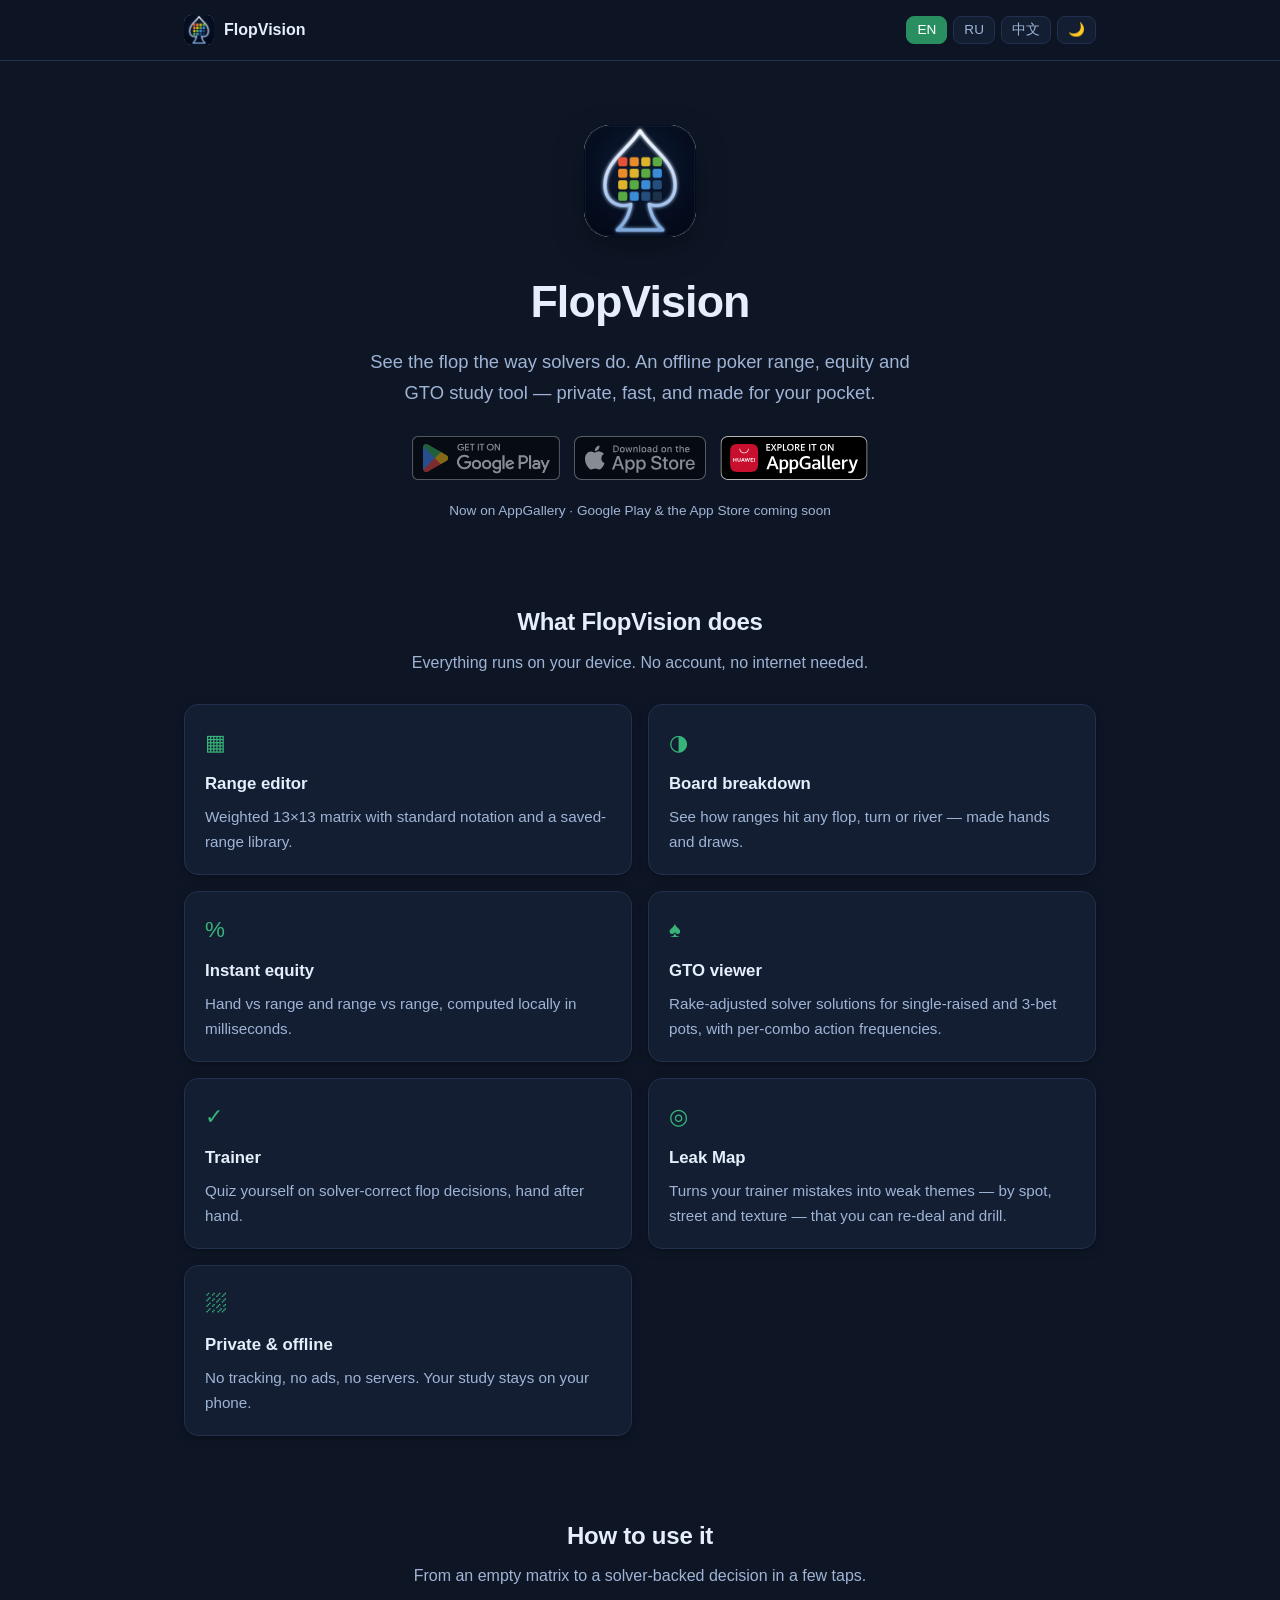
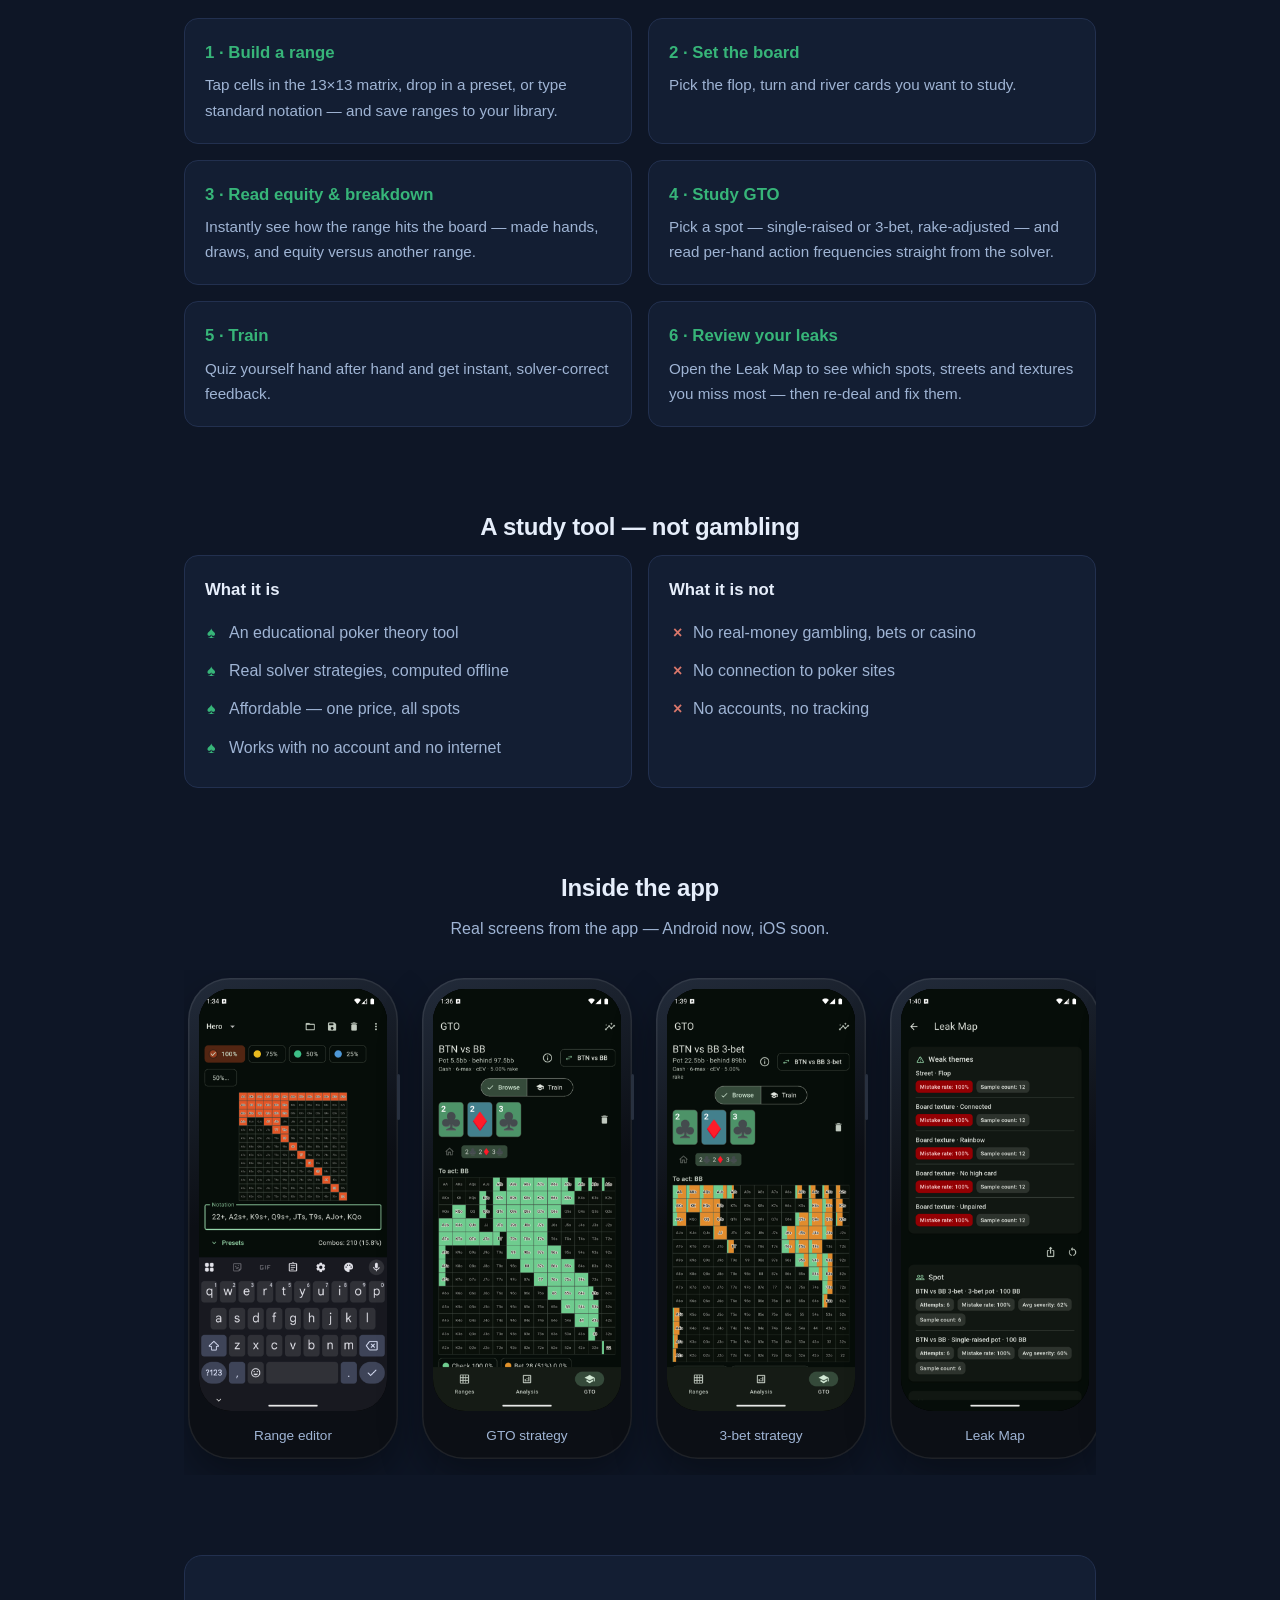
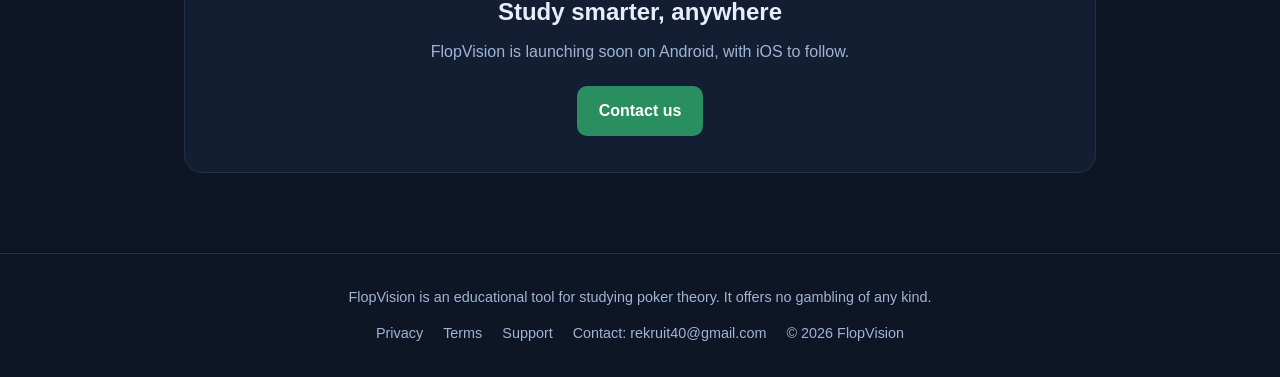
<file: index.html>
<!DOCTYPE html>
<html lang="en">
<head>
<meta charset="utf-8">
<meta name="viewport" content="width=device-width, initial-scale=1">
<title data-i18n="index.title">FlopVision — Poker Range &amp; GTO Study Tool</title>
<meta name="description" content="FlopVision: offline poker range analyzer, equity calculator and GTO strategy viewer. A study tool — no gambling.">
<link rel="icon" href="icon.png">
<link rel="stylesheet" href="style.css?v=3">
</head>
<body>
<header class="topbar">
  <div class="wrap">
    <a class="brand" href="index.html"><img src="icon.png" alt="">FlopVision</a>
    <div class="spacer"></div>
    <nav class="controls">
      <button class="langbtn" data-lang="en" aria-pressed="true">EN</button>
      <button class="langbtn" data-lang="ru" aria-pressed="false">RU</button>
      <button class="langbtn" data-lang="zh" aria-pressed="false">中文</button>
      <button class="themebtn" id="themeToggle" aria-label="Theme" title="Theme">🌙</button>
    </nav>
  </div>
</header>

<main>
  <div class="wrap">
    <section class="hero">
      <img class="icon" src="icon.png" alt="FlopVision icon">
      <h1>FlopVision</h1>
      <p class="tag" data-i18n="hero.tag">See the flop the way solvers do. An offline poker range, equity and GTO study tool — private, fast, and made for your pocket.</p>
      <!-- Official store badges (downloaded from Google/Apple/Huawei).
           URLs are the canonical store listings (live once each store
           approves the app). Each badge keeps the .disabled class — which is
           opacity:.5 + pointer-events:none — until its store goes live; drop
           .disabled on a badge the moment that store publishes. -->
      <div class="badges">
        <a class="badge disabled" href="https://play.google.com/store/apps/details?id=com.flopvision.app" target="_blank" rel="noopener"><img src="assets/google-play-badge.png?v=2" alt="Get it on Google Play" style="height:44px"></a>
        <a class="badge disabled" href="https://apps.apple.com/app/id6791618674" target="_blank" rel="noopener"><img src="assets/app-store-badge.svg?v=2" alt="Download on the App Store" style="height:44px"></a>
        <a class="badge" href="https://appgallery.huawei.com/app/C118268619" target="_blank" rel="noopener"><img src="assets/appgallery-badge.svg?v=1" alt="Explore it on AppGallery" style="height:44px"></a>
      </div>
      <p class="badge-note" data-i18n="badges.soon">Now on AppGallery · Google Play & App Store coming soon</p>
    </section>
  </div>

  <div class="wrap">
    <section>
      <h2 class="section-title" data-i18n="feat.title">What FlopVision does</h2>
      <p class="section-sub" data-i18n="feat.sub">Everything runs on your device. No account, no internet needed.</p>
      <div class="features">
        <div class="feature"><span class="fi">▦</span><h3 data-i18n="feat.range.h">Range editor</h3><p data-i18n="feat.range.p">Weighted 13×13 matrix with standard notation and a saved-range library.</p></div>
        <div class="feature"><span class="fi">◑</span><h3 data-i18n="feat.breakdown.h">Board breakdown</h3><p data-i18n="feat.breakdown.p">See how ranges hit any flop, turn or river — made hands and draws.</p></div>
        <div class="feature"><span class="fi">%</span><h3 data-i18n="feat.equity.h">Instant equity</h3><p data-i18n="feat.equity.p">Hand vs range and range vs range, computed locally in milliseconds.</p></div>
        <div class="feature"><span class="fi">♠</span><h3 data-i18n="feat.gto.h">GTO viewer</h3><p data-i18n="feat.gto.p">Precomputed solver solutions with per-combo action frequencies.</p></div>
        <div class="feature"><span class="fi">✓</span><h3 data-i18n="feat.trainer.h">Trainer</h3><p data-i18n="feat.trainer.p">Quiz yourself on solver-correct flop decisions, hand after hand.</p></div>
        <div class="feature"><span class="fi">◎</span><h3 data-i18n="feat.leak.h">Leak Map</h3><p data-i18n="feat.leak.p">Turns your trainer mistakes into weak themes you can spot and re-drill.</p></div>
        <div class="feature"><span class="fi">⛆</span><h3 data-i18n="feat.offline.h">Private &amp; offline</h3><p data-i18n="feat.offline.p">No tracking, no ads, no servers. Your study stays on your phone.</p></div>
      </div>
    </section>

    <section>
      <h2 class="section-title" data-i18n="howto.title">How to use it</h2>
      <p class="section-sub" data-i18n="howto.sub">From an empty matrix to a solver-backed decision in a few taps.</p>
      <div class="steps">
        <div class="step"><h3 data-i18n="howto.s1.h">1 · Build a range</h3><p data-i18n="howto.s1.p">Tap cells in the 13×13 matrix, drop in a preset, or type standard notation — and save ranges to your library.</p></div>
        <div class="step"><h3 data-i18n="howto.s2.h">2 · Set the board</h3><p data-i18n="howto.s2.p">Pick the flop, turn and river cards you want to study.</p></div>
        <div class="step"><h3 data-i18n="howto.s3.h">3 · Read equity &amp; breakdown</h3><p data-i18n="howto.s3.p">Instantly see how the range hits the board — made hands, draws, and equity versus another range.</p></div>
        <div class="step"><h3 data-i18n="howto.s4.h">4 · Study GTO</h3><p data-i18n="howto.s4.p">Open a solved spot and read per-hand action frequencies straight from the solver.</p></div>
        <div class="step"><h3 data-i18n="howto.s5.h">5 · Train</h3><p data-i18n="howto.s5.p">Quiz yourself hand after hand and get instant, solver-correct feedback.</p></div>
        <div class="step"><h3 data-i18n="howto.s6.h">6 · Review your leaks</h3><p data-i18n="howto.s6.p">Open the Leak Map to see which spots, streets and textures you miss most — then re-deal and fix them.</p></div>
      </div>
    </section>

    <section>
      <h2 class="section-title" data-i18n="is.title">A study tool — not gambling</h2>
      <div class="cols">
        <div class="card yes">
          <h3 data-i18n="is.yes.h">What it is</h3>
          <ul>
            <li data-i18n="is.yes.1">An educational poker theory tool</li>
            <li data-i18n="is.yes.2">Real solver strategies, computed offline</li>
            <li data-i18n="is.yes.3">Affordable — one price, all spots</li>
            <li data-i18n="is.yes.4">Works with no account and no internet</li>
          </ul>
        </div>
        <div class="card no">
          <h3 data-i18n="is.no.h">What it is not</h3>
          <ul>
            <li data-i18n="is.no.1">No real-money gambling, bets or casino</li>
            <li data-i18n="is.no.2">No connection to poker sites</li>
            <li data-i18n="is.no.3">No accounts, no tracking</li>
          </ul>
        </div>
      </div>
    </section>

    <section>
      <h2 class="section-title" data-i18n="shots.title">Inside the app</h2>
      <p class="section-sub" data-i18n="shots.sub">Real screens from the app — Android now, iOS soon.</p>
      <div class="shots">
        <div class="phone"><div class="screen"><img class="shot shot-dark" src="assets/screens/01_range_dark.png?v=4" alt="Range editor" loading="lazy"><img class="shot shot-light" src="assets/screens/01_range_light.png?v=4" alt="Range editor" loading="lazy"></div><div class="cap" data-i18n="shots.cap1">Range editor</div></div>
        <div class="phone"><div class="screen"><img class="shot shot-dark" src="assets/screens/02_gto_dark.png?v=4" alt="GTO strategy" loading="lazy"><img class="shot shot-light" src="assets/screens/02_gto_light.png?v=4" alt="GTO strategy" loading="lazy"></div><div class="cap" data-i18n="shots.cap2">GTO strategy</div></div>
        <div class="phone"><div class="screen"><img class="shot shot-dark" src="assets/screens/03_gto3bet_dark.png?v=4" alt="3-bet strategy" loading="lazy"><img class="shot shot-light" src="assets/screens/03_gto3bet_light.png?v=4" alt="3-bet strategy" loading="lazy"></div><div class="cap" data-i18n="shots.cap3">3-bet strategy</div></div>
        <div class="phone"><div class="screen"><img class="shot shot-dark" src="assets/screens/04_leakmap_dark.png?v=4" alt="Leak Map" loading="lazy"><img class="shot shot-light" src="assets/screens/04_leakmap_light.png?v=4" alt="Leak Map" loading="lazy"></div><div class="cap" data-i18n="shots.cap4">Leak Map</div></div>
        <div class="phone"><div class="screen"><img class="shot shot-dark" src="assets/screens/05_trainer_dark.png?v=4" alt="Trainer" loading="lazy"><img class="shot shot-light" src="assets/screens/05_trainer_light.png?v=4" alt="Trainer" loading="lazy"></div><div class="cap" data-i18n="shots.cap5">Trainer</div></div>
        <div class="phone"><div class="screen"><img class="shot shot-dark" src="assets/screens/06_spots_dark.png?v=4" alt="Spot selector" loading="lazy"><img class="shot shot-light" src="assets/screens/06_spots_light.png?v=4" alt="Spot selector" loading="lazy"></div><div class="cap" data-i18n="shots.cap6">Spots</div></div>
      </div>
    </section>

    <section>
      <div class="cta">
        <h2 data-i18n="cta.h">Study smarter, anywhere</h2>
        <p data-i18n="cta.p">FlopVision is launching soon on Android, with iOS to follow.</p>
        <a class="btn" href="mailto:rekruit40@gmail.com" data-i18n="cta.btn">Contact us</a>
      </div>
    </section>
  </div>
</main>

<footer>
  <div class="wrap">
    <p data-i18n="footer.disclaimer">FlopVision is an educational tool for studying poker theory. It offers no gambling of any kind.</p>
  </div>
  <div class="wrap" style="margin-top:12px">
    <a href="privacy.html" data-i18n="nav.privacy">Privacy</a>
    <a href="terms.html" data-i18n="nav.terms">Terms</a>
    <a href="support.html" data-i18n="nav.support">Support</a>
    <a href="mailto:rekruit40@gmail.com"><span data-i18n="footer.contact">Contact</span>: rekruit40@gmail.com</a>
    <span data-i18n="footer.rights">© 2026 FlopVision</span>
  </div>
</footer>
<script src="i18n.js?v=6"></script>
</body>
</html>
</file>
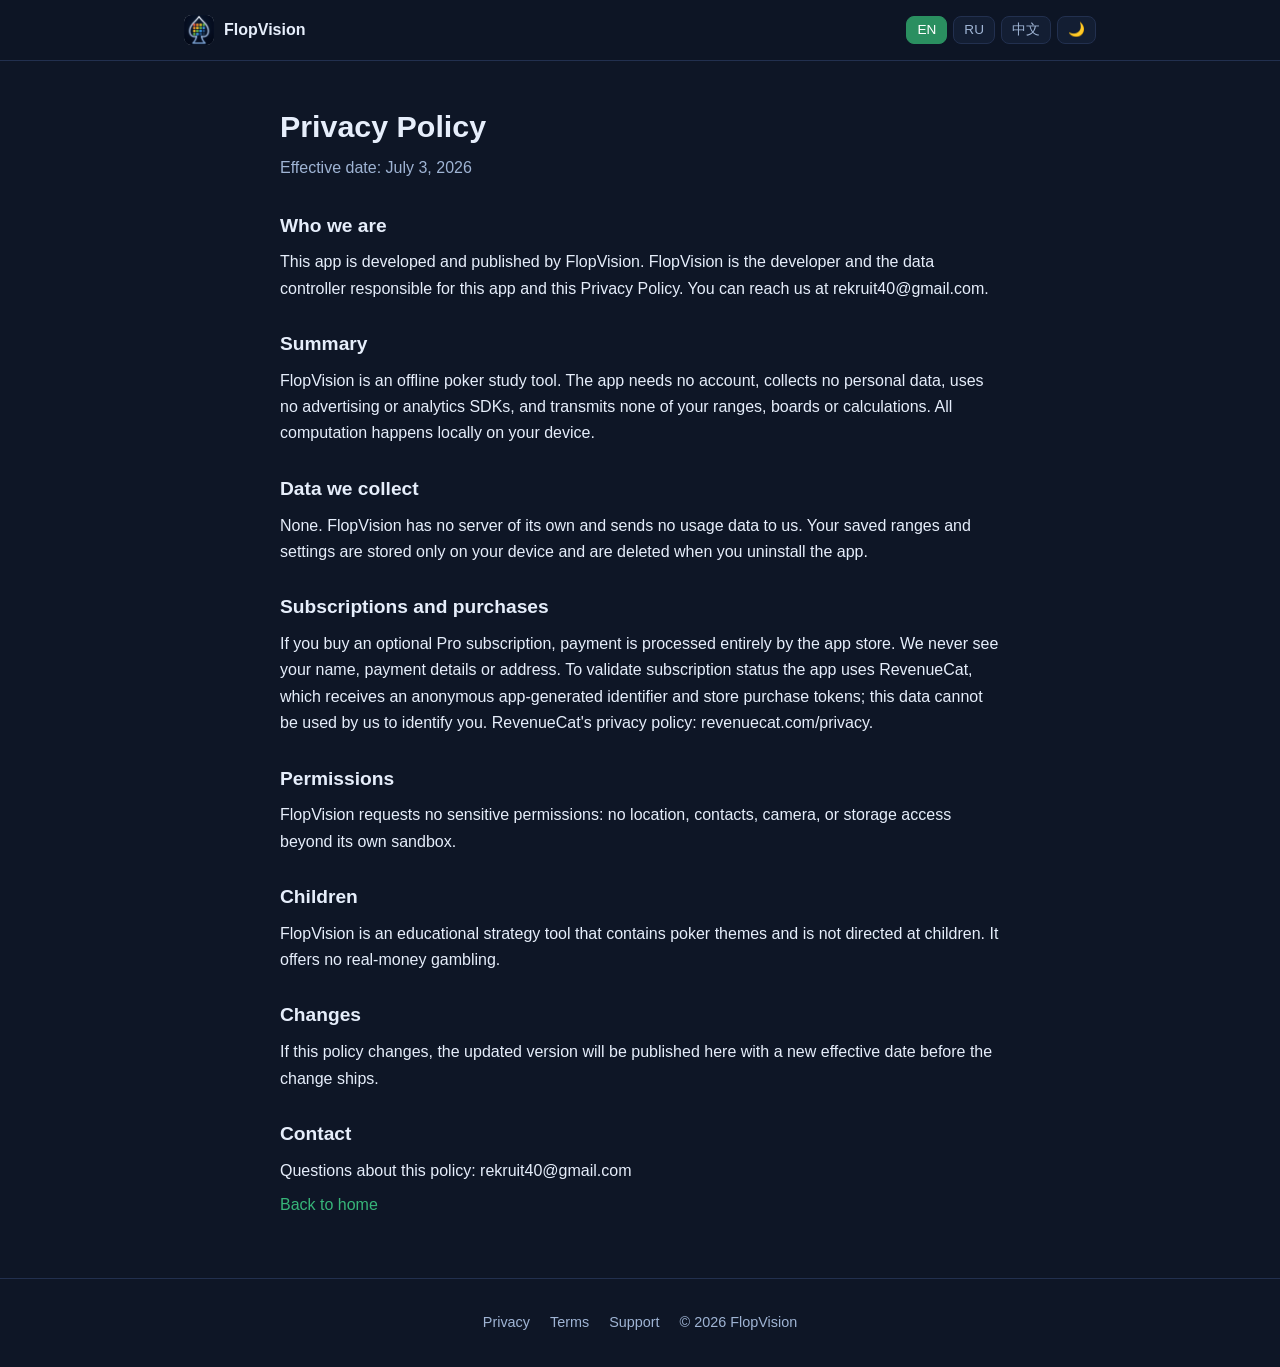
<file: privacy.html>
<!DOCTYPE html>
<html lang="en">
<head>
<meta charset="utf-8">
<meta name="viewport" content="width=device-width, initial-scale=1">
<title data-i18n="priv.title">FlopVision — Privacy Policy</title>
<link rel="icon" href="icon.png">
<link rel="stylesheet" href="style.css?v=3">
</head>
<body>
<header class="topbar">
  <div class="wrap">
    <a class="brand" href="index.html"><img src="icon.png" alt="">FlopVision</a>
    <div class="spacer"></div>
    <nav class="controls">
      <button class="langbtn" data-lang="en" aria-pressed="true">EN</button>
      <button class="langbtn" data-lang="ru" aria-pressed="false">RU</button>
      <button class="langbtn" data-lang="zh" aria-pressed="false">中文</button>
      <button class="themebtn" id="themeToggle" aria-label="Theme" title="Theme">🌙</button>
    </nav>
  </div>
</header>

<main class="wrap narrow doc">
  <h1 data-i18n="priv.h">Privacy Policy</h1>
  <p class="date" data-i18n="priv.date">Effective date: July 3, 2026</p>

  <h2 data-i18n="priv.who.h">Who we are</h2>
  <p data-i18n="priv.who.p">This app is developed and published by FlopVision. FlopVision is the developer and the data controller responsible for this app and this Privacy Policy. You can reach us at rekruit40@gmail.com.</p>

  <h2 data-i18n="priv.sum.h">Summary</h2>
  <p data-i18n="priv.sum.p">FlopVision is an offline poker study tool. The app needs no account, collects no personal data, uses no advertising or analytics SDKs, and transmits none of your ranges, boards or calculations. All computation happens locally on your device.</p>

  <h2 data-i18n="priv.collect.h">Data we collect</h2>
  <p data-i18n="priv.collect.p">None. FlopVision has no server of its own and sends no usage data to us. Your saved ranges and settings are stored only on your device and are deleted when you uninstall the app.</p>

  <h2 data-i18n="priv.subs.h">Subscriptions and purchases</h2>
  <p data-i18n="priv.subs.p">If you buy an optional Pro subscription, payment is processed entirely by the app store. We never see your name, payment details or address. To validate subscription status the app uses RevenueCat, which receives an anonymous app-generated identifier and store purchase tokens; this data cannot be used by us to identify you. RevenueCat's privacy policy: revenuecat.com/privacy.</p>

  <h2 data-i18n="priv.perm.h">Permissions</h2>
  <p data-i18n="priv.perm.p">FlopVision requests no sensitive permissions: no location, contacts, camera, or storage access beyond its own sandbox.</p>

  <h2 data-i18n="priv.child.h">Children</h2>
  <p data-i18n="priv.child.p">FlopVision is an educational strategy tool that contains poker themes and is not directed at children. It offers no real-money gambling.</p>

  <h2 data-i18n="priv.change.h">Changes</h2>
  <p data-i18n="priv.change.p">If this policy changes, the updated version will be published here with a new effective date before the change ships.</p>

  <h2 data-i18n="priv.contact.h">Contact</h2>
  <p data-i18n="priv.contact.p">Questions about this policy: rekruit40@gmail.com</p>

  <a class="backlink" href="index.html" data-i18n="support.back">Back to home</a>
</main>

<footer>
  <div class="wrap">
    <a href="privacy.html" data-i18n="nav.privacy">Privacy</a>
    <a href="terms.html" data-i18n="nav.terms">Terms</a>
    <a href="support.html" data-i18n="nav.support">Support</a>
    <span data-i18n="footer.rights">© 2026 FlopVision</span>
  </div>
</footer>
<script src="i18n.js?v=6"></script>
</body>
</html>
</file>
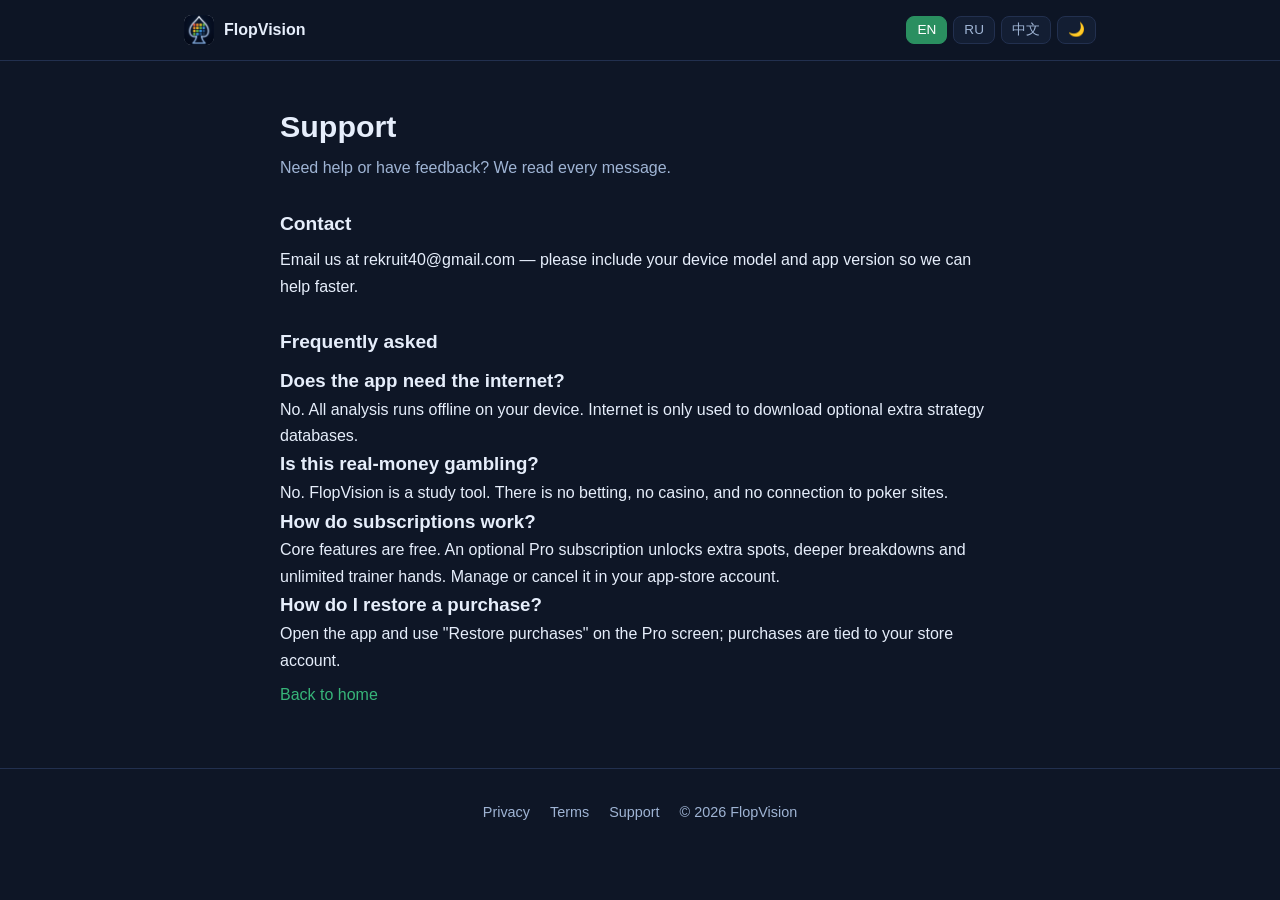
<file: support.html>
<!DOCTYPE html>
<html lang="en">
<head>
<meta charset="utf-8">
<meta name="viewport" content="width=device-width, initial-scale=1">
<title data-i18n="support.title">FlopVision — Support</title>
<link rel="icon" href="icon.png">
<link rel="stylesheet" href="style.css?v=3">
</head>
<body>
<header class="topbar">
  <div class="wrap">
    <a class="brand" href="index.html"><img src="icon.png" alt="">FlopVision</a>
    <div class="spacer"></div>
    <nav class="controls">
      <button class="langbtn" data-lang="en" aria-pressed="true">EN</button>
      <button class="langbtn" data-lang="ru" aria-pressed="false">RU</button>
      <button class="langbtn" data-lang="zh" aria-pressed="false">中文</button>
      <button class="themebtn" id="themeToggle" aria-label="Theme" title="Theme">🌙</button>
    </nav>
  </div>
</header>

<main class="wrap narrow doc">
  <h1 data-i18n="support.h">Support</h1>
  <p class="muted" data-i18n="support.intro">Need help or have feedback? We read every message.</p>

  <h2 data-i18n="support.email.h">Contact</h2>
  <p data-i18n="support.email.p">Email us at rekruit40@gmail.com — please include your device model and app version so we can help faster.</p>

  <h2 data-i18n="support.faq.h">Frequently asked</h2>
  <h3 data-i18n="support.q1">Does the app need the internet?</h3>
  <p data-i18n="support.a1">No. All analysis runs offline on your device. Internet is only used to download optional extra strategy databases.</p>
  <h3 data-i18n="support.q2">Is this real-money gambling?</h3>
  <p data-i18n="support.a2">No. FlopVision is a study tool. There is no betting, no casino, and no connection to poker sites.</p>
  <h3 data-i18n="support.q3">How do subscriptions work?</h3>
  <p data-i18n="support.a3">Core features are free. An optional Pro subscription unlocks extra spots, deeper breakdowns and unlimited trainer hands. Manage or cancel it in your app-store account.</p>
  <h3 data-i18n="support.q4">How do I restore a purchase?</h3>
  <p data-i18n="support.a4">Open the app and use "Restore purchases" on the Pro screen; purchases are tied to your store account.</p>

  <a class="backlink" href="index.html" data-i18n="support.back">Back to home</a>
</main>

<footer>
  <div class="wrap">
    <a href="privacy.html" data-i18n="nav.privacy">Privacy</a>
    <a href="terms.html" data-i18n="nav.terms">Terms</a>
    <a href="support.html" data-i18n="nav.support">Support</a>
    <span data-i18n="footer.rights">© 2026 FlopVision</span>
  </div>
</footer>
<script src="i18n.js?v=6"></script>
</body>
</html>
</file>
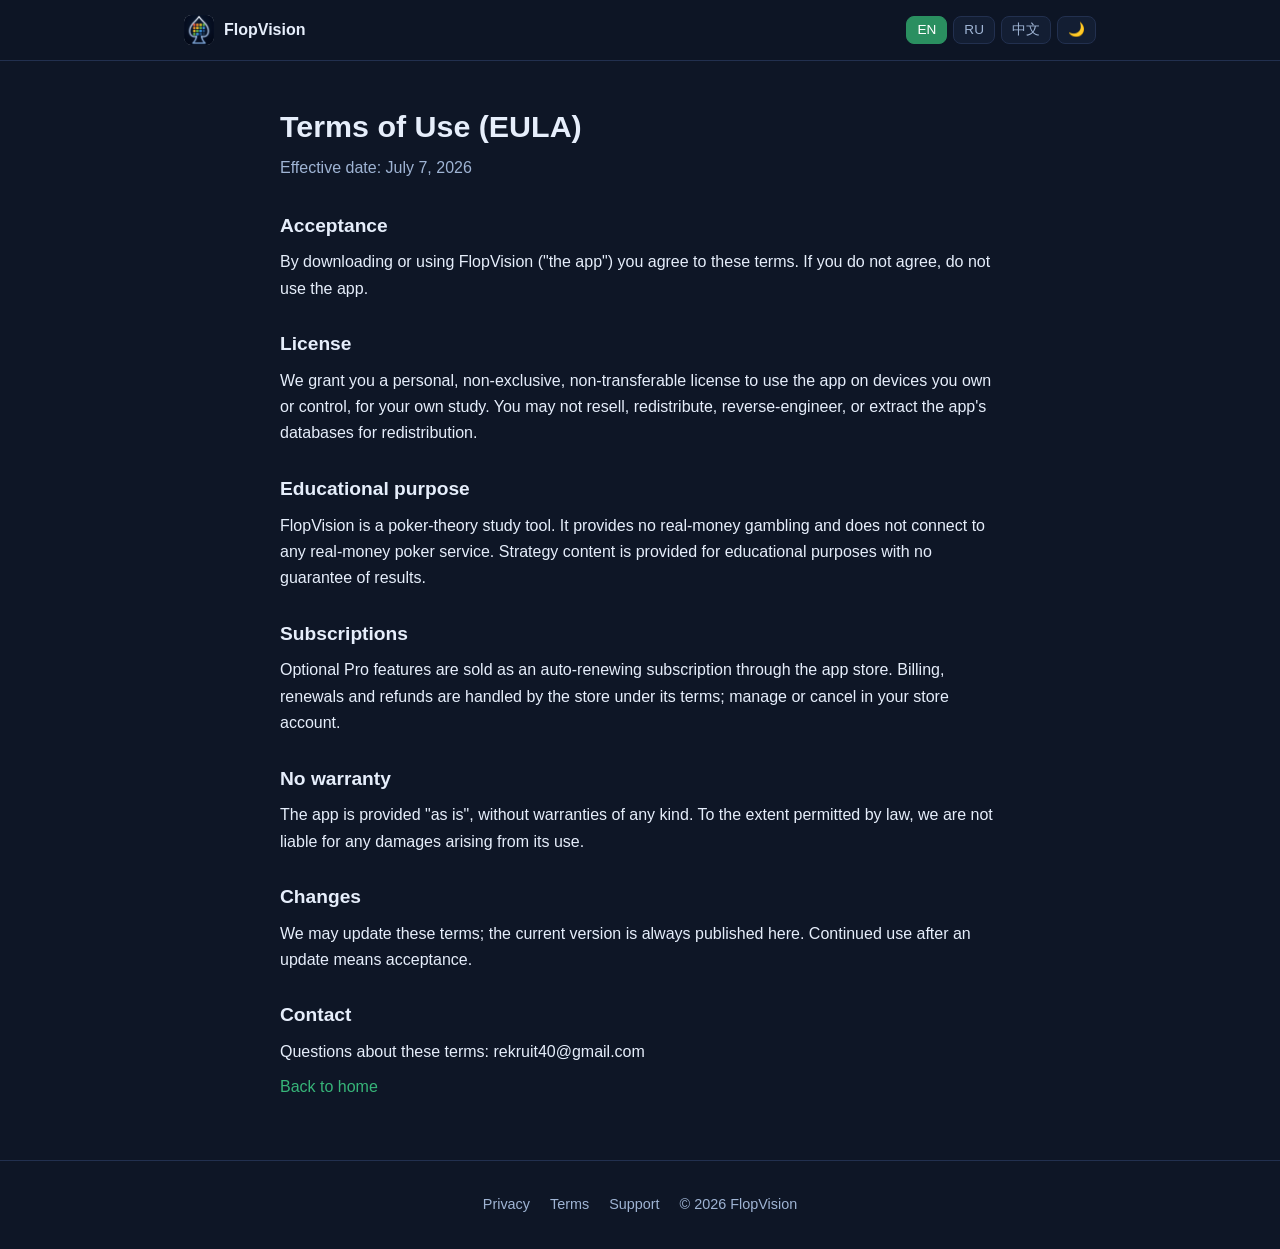
<file: terms.html>
<!DOCTYPE html>
<html lang="en">
<head>
<meta charset="utf-8">
<meta name="viewport" content="width=device-width, initial-scale=1">
<title data-i18n="terms.title">FlopVision — Terms of Use</title>
<link rel="icon" href="icon.png">
<link rel="stylesheet" href="style.css?v=3">
</head>
<body>
<header class="topbar">
  <div class="wrap">
    <a class="brand" href="index.html"><img src="icon.png" alt="">FlopVision</a>
    <div class="spacer"></div>
    <nav class="controls">
      <button class="langbtn" data-lang="en" aria-pressed="true">EN</button>
      <button class="langbtn" data-lang="ru" aria-pressed="false">RU</button>
      <button class="langbtn" data-lang="zh" aria-pressed="false">中文</button>
      <button class="themebtn" id="themeToggle" aria-label="Theme" title="Theme">🌙</button>
    </nav>
  </div>
</header>

<main class="wrap narrow doc">
  <h1 data-i18n="terms.h">Terms of Use (EULA)</h1>
  <p class="date" data-i18n="terms.date">Effective date: July 7, 2026</p>

  <h2 data-i18n="terms.intro.h">Acceptance</h2>
  <p data-i18n="terms.intro.p">By downloading or using FlopVision ("the app") you agree to these terms. If you do not agree, do not use the app.</p>

  <h2 data-i18n="terms.license.h">License</h2>
  <p data-i18n="terms.license.p">We grant you a personal, non-exclusive, non-transferable license to use the app on devices you own or control, for your own study. You may not resell, redistribute, reverse-engineer, or extract the app's databases for redistribution.</p>

  <h2 data-i18n="terms.edu.h">Educational purpose</h2>
  <p data-i18n="terms.edu.p">FlopVision is a poker-theory study tool. It provides no real-money gambling and does not connect to any real-money poker service. Strategy content is provided for educational purposes with no guarantee of results.</p>

  <h2 data-i18n="terms.subs.h">Subscriptions</h2>
  <p data-i18n="terms.subs.p">Optional Pro features are sold as an auto-renewing subscription through the app store. Billing, renewals and refunds are handled by the store under its terms; manage or cancel in your store account.</p>

  <h2 data-i18n="terms.warranty.h">No warranty</h2>
  <p data-i18n="terms.warranty.p">The app is provided "as is", without warranties of any kind. To the extent permitted by law, we are not liable for any damages arising from its use.</p>

  <h2 data-i18n="terms.changes.h">Changes</h2>
  <p data-i18n="terms.changes.p">We may update these terms; the current version is always published here. Continued use after an update means acceptance.</p>

  <h2 data-i18n="terms.contact.h">Contact</h2>
  <p data-i18n="terms.contact.p">Questions about these terms: rekruit40@gmail.com</p>

  <a class="backlink" href="index.html" data-i18n="support.back">Back to home</a>
</main>

<footer>
  <div class="wrap">
    <a href="privacy.html" data-i18n="nav.privacy">Privacy</a>
    <a href="terms.html" data-i18n="nav.terms">Terms</a>
    <a href="support.html" data-i18n="nav.support">Support</a>
    <span data-i18n="footer.rights">© 2026 FlopVision</span>
  </div>
</footer>
<script src="i18n.js?v=6"></script>
</body>
</html>
</file>
<file: style.css>
/* FlopVision marketing site — shared styles.
   Brand: felt-green (matches the app seed #1F6E43). Light + dark aware.
   Responsive breakpoints 375 / 768 / 1024 per common UX guidance. */

:root {
  --bg: #0e1626;
  --surface: #131e33;
  --surface-2: #182647;
  --text: #e6eefb;
  --muted: #9fb4d4;
  --accent: #37b579;
  --accent-strong: #2a8f60;
  --border: #22304f;
  --shadow: rgba(0, 0, 0, 0.35);
  color-scheme: dark;
}

:root[data-theme="light"] {
  --bg: #f5f8fc;
  --surface: #ffffff;
  --surface-2: #eef3fa;
  --text: #14202e;
  --muted: #4d637b;
  --accent: #1f6e43;
  --accent-strong: #17553380;
  --border: #dde6f1;
  --shadow: rgba(20, 40, 70, 0.10);
  color-scheme: light;
}

/* Dark is the default regardless of the OS setting; light applies only when
   the visitor explicitly picks it (data-theme="light" via the toggle). */

* { margin: 0; padding: 0; box-sizing: border-box; }

html { scroll-behavior: smooth; }
@media (prefers-reduced-motion: reduce) { html { scroll-behavior: auto; } }

body {
  background: var(--bg);
  color: var(--text);
  font: 16px/1.65 -apple-system, "Segoe UI", Roboto, "Helvetica Neue", Arial, sans-serif;
  -webkit-font-smoothing: antialiased;
}

a { color: var(--accent); text-decoration: none; }
a:hover { text-decoration: underline; }

.wrap { max-width: 960px; margin: 0 auto; padding: 0 24px; }
.narrow { max-width: 720px; }

/* Top bar */
.topbar {
  position: sticky; top: 0; z-index: 10;
  background: color-mix(in srgb, var(--bg) 88%, transparent);
  backdrop-filter: blur(10px);
  border-bottom: 1px solid var(--border);
}
.topbar .wrap {
  display: flex; align-items: center; gap: 16px;
  height: 60px;
}
.brand { display: flex; align-items: center; gap: 10px; font-weight: 700; color: var(--text); }
.brand img { width: 30px; height: 30px; border-radius: 8px; }
.spacer { flex: 1; }
.controls { display: flex; align-items: center; gap: 6px; }
.langbtn, .themebtn {
  background: var(--surface); color: var(--muted);
  border: 1px solid var(--border); border-radius: 8px;
  padding: 6px 10px; font-size: .85rem; cursor: pointer; line-height: 1;
}
.langbtn[aria-pressed="true"] { color: #fff; background: var(--accent-strong); border-color: var(--accent-strong); }
.langbtn:hover, .themebtn:hover { border-color: var(--accent); }

/* Hero */
.hero { text-align: center; padding: 64px 0 40px; }
.hero img.icon { width: 112px; height: 112px; border-radius: 26px; box-shadow: 0 10px 30px var(--shadow); }
.hero h1 { font-size: clamp(2rem, 5vw, 2.8rem); margin: 20px 0 8px; letter-spacing: -0.02em; }
.hero .tag { color: var(--muted); font-size: 1.15rem; max-width: 560px; margin: 0 auto; }

/* Store badges */
.badges { display: flex; gap: 14px; justify-content: center; align-items: center; flex-wrap: wrap; margin-top: 28px; }
.badge { display: inline-flex; height: 52px; }
.badge svg { height: 100%; width: auto; display: block; }
.badge.disabled { opacity: .5; pointer-events: none; position: relative; }
.badge-note { margin-top: 12px; color: var(--muted); font-size: .85rem; }

/* Sections */
section { padding: 40px 0; }
h2.section-title { font-size: 1.5rem; margin-bottom: 8px; text-align: center; letter-spacing: -0.01em; }
.section-sub { color: var(--muted); text-align: center; max-width: 560px; margin: 0 auto 28px; }

/* Feature grid */
.features { display: grid; grid-template-columns: repeat(2, 1fr); gap: 16px; }
.feature {
  background: var(--surface); border: 1px solid var(--border); border-radius: 14px;
  padding: 20px; box-shadow: 0 2px 10px var(--shadow);
}
.feature .fi { font-size: 1.4rem; margin-bottom: 8px; display: block; color: var(--accent); }
.feature h3 { font-size: 1.05rem; margin-bottom: 6px; }
.feature p { color: var(--muted); font-size: .95rem; }

/* How-to steps */
.steps { display: grid; grid-template-columns: repeat(2, 1fr); gap: 16px; }
.step { background: var(--surface); border: 1px solid var(--border); border-radius: 14px; padding: 20px; }
.step h3 { font-size: 1.05rem; margin-bottom: 6px; color: var(--accent); }
.step p { color: var(--muted); font-size: .95rem; }

/* Two-column "is / is not" */
.cols { display: grid; grid-template-columns: repeat(2, 1fr); gap: 16px; }
.card { background: var(--surface); border: 1px solid var(--border); border-radius: 14px; padding: 20px; }
.card h3 { margin-bottom: 10px; font-size: 1.05rem; }
.card ul { list-style: none; }
.card li { padding: 6px 0 6px 24px; position: relative; color: var(--muted); }
.card.yes li::before { content: "♠"; position: absolute; left: 2px; color: var(--accent); }
.card.no li::before { content: "×"; position: absolute; left: 4px; color: #d9776b; font-weight: 700; }

/* Screenshots */
/* align-items:flex-start is load-bearing: the default `stretch` would give
   each .phone a definite (equal) height and override the screen's
   aspect-ratio, so object-fit:cover would crop the middle. flex-start lets
   each phone size to its screen's true 1080:2424 intrinsic height. */
.shots { display: flex; align-items: flex-start; gap: 24px; overflow-x: auto; padding: 8px 4px 16px; scroll-snap-type: x mandatory; }
/* Realistic phone mock: dark device body + thin bezel + a dynamic-island
   pill, so a screenshot reads as "on a phone" (not a desktop crop). The
   body is deliberately dark in both site themes — phones are dark objects. */
.phone {
  flex: 0 0 auto; width: 210px; scroll-snap-align: center;
  background: linear-gradient(160deg, #222b3a 0%, #0c0f15 45%);
  border-radius: 42px; padding: 11px;
  box-shadow: 0 18px 42px var(--shadow),
    inset 0 0 0 1.5px rgba(255, 255, 255, 0.08);
  position: relative;
}
/* side buttons — subtle nubs on the device edge for a bit of realism */
.phone::after {
  content: ""; position: absolute; right: -2px; top: 96px;
  width: 3px; height: 46px; border-radius: 2px;
  background: #2a3342;
}
.phone .screen {
  aspect-ratio: 1080 / 2424; border-radius: 32px; overflow: hidden;
  background: #000; position: relative;
  box-shadow: inset 0 0 0 1px rgba(0, 0, 0, 0.7);
}
.phone .screen span {
  position: absolute; inset: 0; display: flex; align-items: center;
  justify-content: center; text-align: center; padding: 16px;
  color: var(--muted); font-size: .9rem;
}
.phone .screen img { width: 100%; height: 100%; object-fit: cover; display: block; }
/* Two captures per slot: dark app screens for the dark site (default),
   light ones when the visitor switches the site to light. */
.phone .screen .shot-light { display: none; }
:root[data-theme="light"] .phone .screen .shot-dark { display: none; }
:root[data-theme="light"] .phone .screen .shot-light { display: block; }
.phone .cap { text-align: center; color: var(--muted); font-size: .85rem; margin-top: 14px; }

/* CTA */
.cta { text-align: center; background: var(--surface); border: 1px solid var(--border); border-radius: 18px; padding: 36px 24px; }
.cta h2 { font-size: 1.5rem; margin-bottom: 8px; }
.cta p { color: var(--muted); margin-bottom: 20px; }
.btn {
  display: inline-block; background: var(--accent-strong); color: #fff;
  padding: 12px 22px; border-radius: 10px; font-weight: 600;
}
.btn:hover { text-decoration: none; filter: brightness(1.08); }

/* Footer */
footer { border-top: 1px solid var(--border); margin-top: 40px; padding: 32px 0; color: var(--muted); font-size: .9rem; }
footer .wrap { display: flex; flex-wrap: wrap; gap: 8px 20px; align-items: center; justify-content: center; text-align: center; }
footer a { color: var(--muted); }
footer a:hover { color: var(--accent); }

/* Legal / doc pages */
.doc { padding: 40px 0 20px; }
.doc h1 { font-size: 1.9rem; margin-bottom: 4px; }
.doc .date { color: var(--muted); margin-bottom: 28px; }
.doc h2 { font-size: 1.2rem; margin: 26px 0 8px; }
.doc p, .doc li { color: var(--text); }
.doc ul { padding-left: 22px; margin: 8px 0; }
.doc .muted { color: var(--muted); }
.backlink { display: inline-block; margin: 8px 0 0; }

@media (max-width: 768px) {
  .features, .cols, .steps { grid-template-columns: 1fr; }
  .hero { padding: 44px 0 28px; }
}
[hidden] { display: none !important; }
</file>
